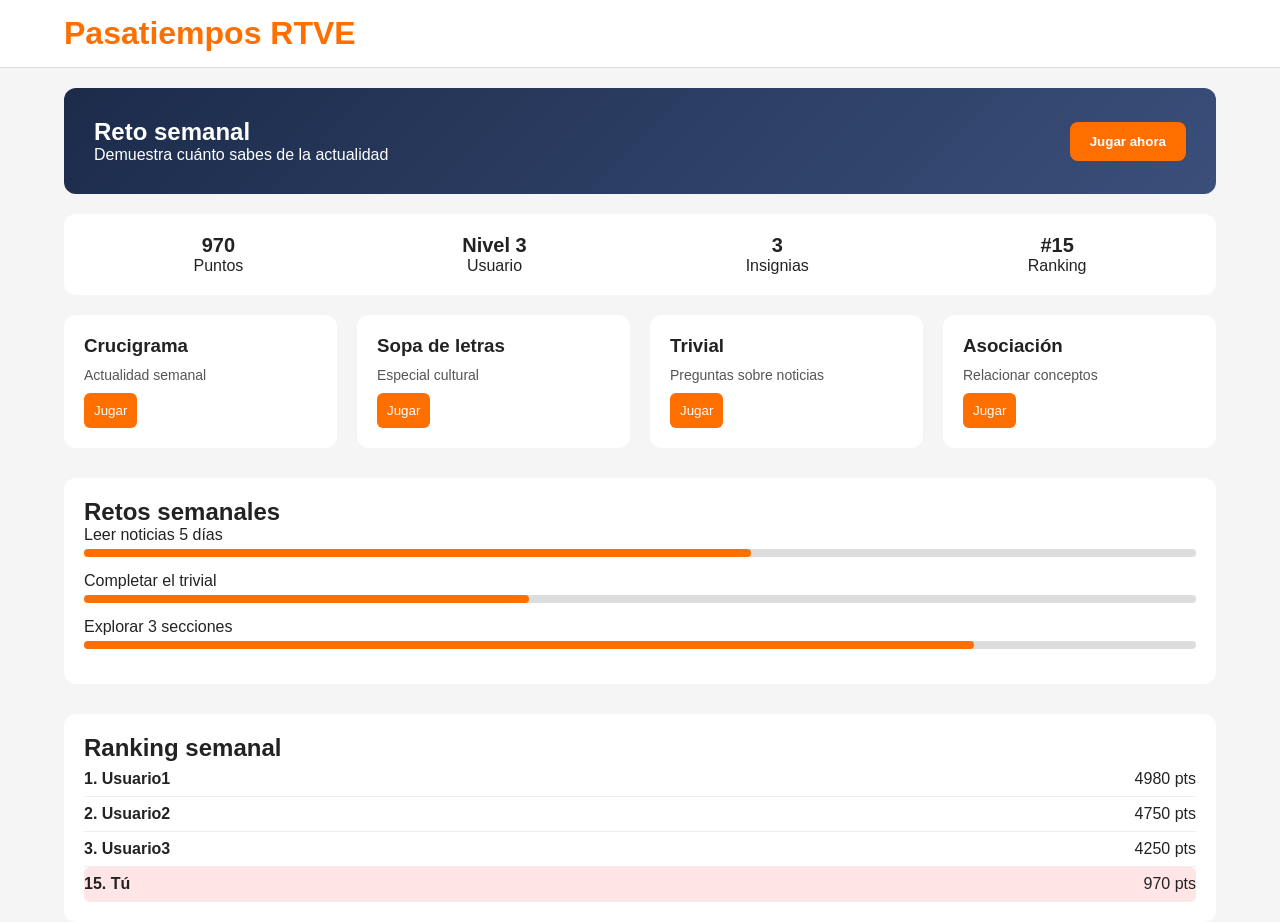
<file: index.html>
<!DOCTYPE html>
<html lang="es">
<head>
<meta charset="UTF-8">
<meta name="viewport" content="width=device-width, initial-scale=1.0">
<title>RTVE - Pasatiempos</title>
<style>

/* RESET */
* {
  margin: 0;
  padding: 0;
  box-sizing: border-box;
  font-family: Arial, sans-serif;
}

body {
  background: #f5f5f5;
  color: #222;
}

/* CONTAINER */
.container {
  width: 90%;
  max-width: 1200px;
  margin: auto;
}

/* HEADER */
header {
  background: white;
  padding: 15px 0;
  border-bottom: 1px solid #ddd;
}

header h1 {
  color: #FF6F00;
}

/* BANNER */
.banner {
  background: linear-gradient(135deg, #1c2b4a, #3a4f7a);
  color: white;
  padding: 30px;
  border-radius: 12px;
  margin: 20px 0;
  display: flex;
  justify-content: space-between;
  align-items: center;
}

.banner button {
  background: #FF6F00;
  color: white;
  border: none;
  padding: 12px 20px;
  border-radius: 8px;
  cursor: pointer;
  font-weight: bold;
}

/* PROGRESS */
.progress {
  background: white;
  padding: 20px;
  border-radius: 12px;
  display: flex;
  justify-content: space-around;
  margin-bottom: 20px;
}

.progress div {
  text-align: center;
}

.progress span {
  display: block;
  font-size: 20px;
  font-weight: bold;
}

/* GRID JUEGOS */
.games {
  display: grid;
  grid-template-columns: repeat(auto-fit, minmax(250px, 1fr));
  gap: 20px;
}

.card {
  background: white;
  padding: 20px;
  border-radius: 12px;
  transition: 0.2s;
}

.card:hover {
  transform: translateY(-5px);
}

.card h3 {
  margin-bottom: 10px;
}

.card p {
  font-size: 14px;
  margin-bottom: 10px;
  color: #555;
}

.card button {
  background: #FF6F00;
  color: white;
  border: none;
  padding: 10px;
  border-radius: 6px;
  cursor: pointer;
}

/* RETOS */
.challenges {
  margin-top: 30px;
  background: white;
  padding: 20px;
  border-radius: 12px;
}

.challenge {
  margin-bottom: 15px;
}

.bar {
  height: 8px;
  background: #ddd;
  border-radius: 5px;
  margin-top: 5px;
}

.bar span {
  display: block;
  height: 100%;
  background: #FF6F00;
  border-radius: 5px;
}

/* RANKING */
.ranking {
  margin-top: 30px;
  background: white;
  padding: 20px;
  border-radius: 12px;
}

.ranking ul {
  list-style: none;
}

.ranking li {
  display: flex;
  justify-content: space-between;
  padding: 8px 0;
  border-bottom: 1px solid #eee;
}

.highlight {
  background: #ffe5e5;
  padding: 5px;
  border-radius: 6px;
}

/* RESPONSIVE */
@media (max-width: 768px) {
  .banner {
    flex-direction: column;
    align-items: flex-start;
    gap: 10px;
  }

  .progress {
    flex-direction: column;
    gap: 15px;
  }
}

</style>
</head>
<body>

<header>
  <div class="container">
    <h1>Pasatiempos RTVE</h1>
  </div>
</header>

<div class="container">

  <!-- BANNER -->
  <section class="banner">
    <div>
      <h2>Reto semanal</h2>
      <p>Demuestra cuánto sabes de la actualidad</p>
    </div>
    <a href="trivial.html">
      <button>Jugar ahora</button>
    </a>
  </section>

  <!-- PROGRESO -->
  <section class="progress">
    <div>
      <span>970</span>
      Puntos
    </div>
    <div>
      <span>Nivel 3</span>
      Usuario
    </div>
    <div>
      <span>3</span>
      Insignias
    </div>
    <div>
      <span>#15</span>
      Ranking
    </div>
  </section>

  <!-- JUEGOS -->
  <section class="games">
    <div class="card">
      <h3>Crucigrama</h3>
      <p>Actualidad semanal</p>
      <a href="crucigrama.html">
  <button>Jugar</button>
</a>
    </div>

    <div class="card">
      <h3>Sopa de letras</h3>
      <p>Especial cultural</p>
      <a href="sopa.html">
  <button>Jugar</button>
</a>
    </div>

    <div class="card">
      <h3>Trivial</h3>
      <p>Preguntas sobre noticias</p>
      <a href="trivial.html">
  <button>Jugar</button>
</a>
    </div>

    <div class="card">
      <h3>Asociación</h3>
      <p>Relacionar conceptos</p>
      <a href="emparejar-presidentes.html">
  <button>Jugar</button>
</a>
    </div>
  </section>

  <!-- RETOS -->
  <section class="challenges">
    <h2>Retos semanales</h2>

    <div class="challenge">
      Leer noticias 5 días
      <div class="bar"><span style="width:60%"></span></div>
    </div>

    <div class="challenge">
      Completar el trivial
      <div class="bar"><span style="width:40%"></span></div>
    </div>

    <div class="challenge">
      Explorar 3 secciones
      <div class="bar"><span style="width:80%"></span></div>
    </div>
  </section>

  <!-- RANKING -->
  <section class="ranking">
    <h2>Ranking semanal</h2>
    <ul>
      <li><strong>1. Usuario1</strong> <span>4980 pts</span></li>
      <li><strong>2. Usuario2</strong> <span>4750 pts</span></li>
      <li><strong>3. Usuario3</strong> <span>4250 pts</span></li>
      <li class="highlight"><strong>15. Tú</strong> <span>970 pts</span></li>
    </ul>
  </section>

</div>

</body>
</html>
</file>
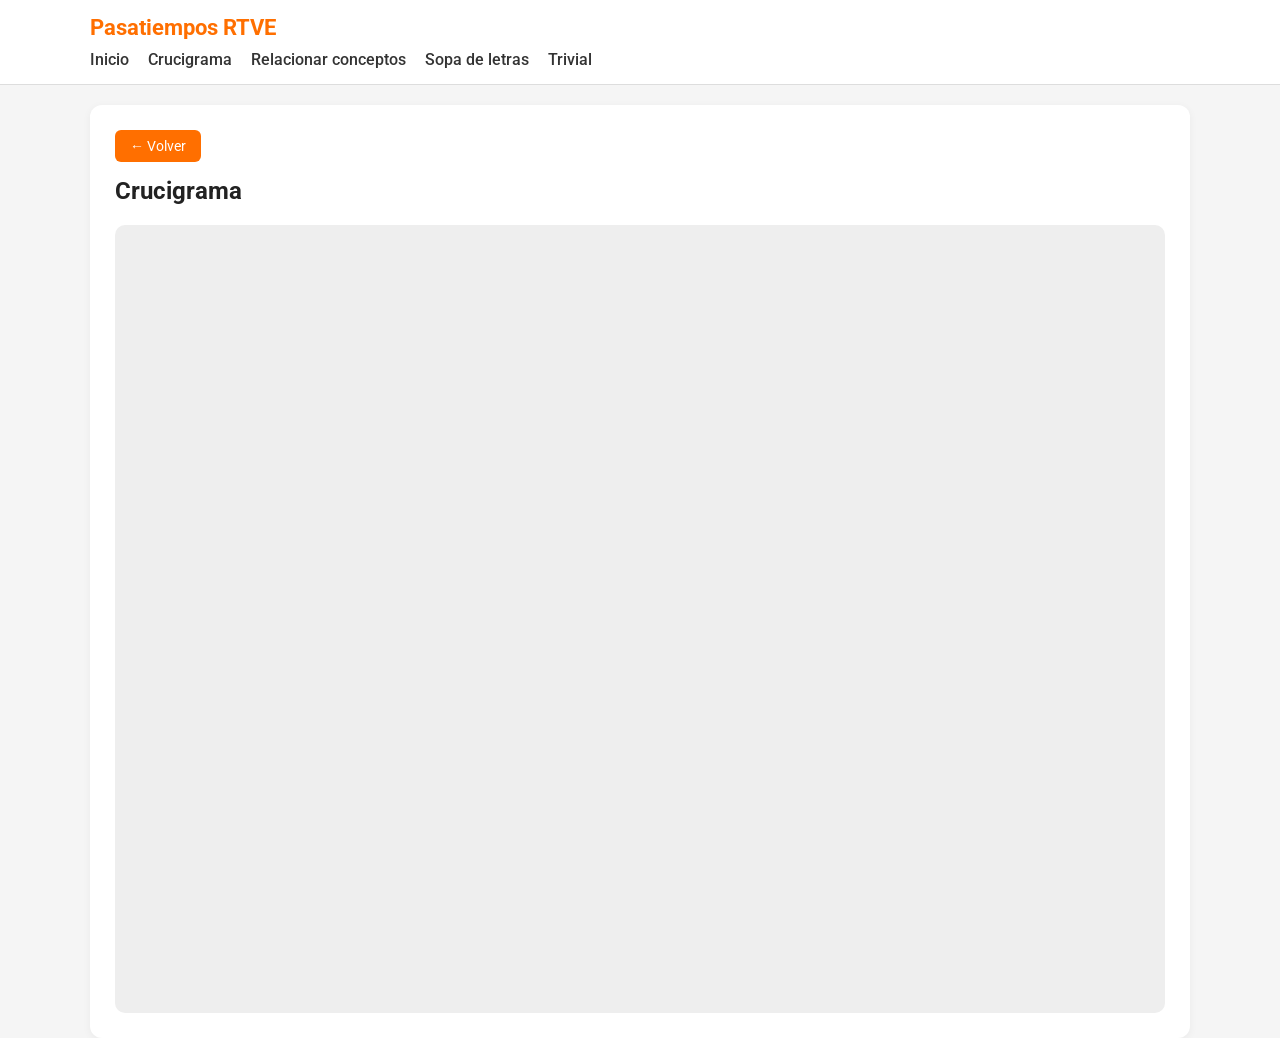
<file: crucigrama.html>
<!DOCTYPE html>
<html lang="es">
<head>
  <meta charset="UTF-8">
  <title>Crucigrama</title>

  <link href="https://fonts.googleapis.com/css2?family=Roboto:wght@400;500;700&display=swap" rel="stylesheet">

  <style>
    * {
      margin: 0;
      padding: 0;
      box-sizing: border-box;
      font-family: 'Roboto', sans-serif;
    }

    body {
      background: #f5f5f5;
      color: #222;
    }

    .container {
      width: 90%;
      max-width: 1100px;
      margin: auto;
    }

    /* HEADER estilo boceto */
    .rtve-header {
      background: white;
      border-bottom: 1px solid #ddd;
      padding: 15px 0;
      margin-bottom: 20px;
    }

    .rtve-header h1 {
      color: #FF6F00;
      font-size: 22px;
    }

    nav {
      margin-top: 10px;
    }

    nav a {
      margin-right: 15px;
      text-decoration: none;
      color: #333;
      font-weight: 500;
    }

    nav a:hover {
      color: #FF6F00
      ;
    }

    /* CAJA DEL JUEGO */
    .game-box {
      background: white;
      padding: 25px;
      border-radius: 12px;
      box-shadow: 0 2px 8px rgba(0,0,0,0.05);
    }

    .game-box h2 {
      margin-bottom: 20px;
    }

    /* IFRAME RESPONSIVE */
    .iframe-container {
      position: relative;
      width: 100%;
      padding-top: 75%; /* proporción */
      border-radius: 10px;
      overflow: hidden;
      background: #eee;
    }

    .iframe-container iframe {
      position: absolute;
      top: 0;
      left: 0;
      width: 100%;
      height: 100%;
      border: none;
    }

    /* BOTÓN VOLVER */
    .back-btn {
      display: inline-block;
      margin-bottom: 15px;
      text-decoration: none;
      color: white;
      background: #FF6F00;
      padding: 8px 15px;
      border-radius: 6px;
      font-size: 14px;
    }

    .back-btn:hover {
      opacity: 0.9;
    }

  </style>
</head>

<body>

<header class="rtve-header">
  <div class="container">
    <h1>Pasatiempos RTVE</h1>
    <nav>
      <a href="index.html">Inicio</a>
      <a href="crucigrama.html">Crucigrama</a>
      <a href="emparejar-presidentes.html">Relacionar conceptos</a>
      <a href="sopa.html">Sopa de letras</a>
      <a href="trivial.html">Trivial</a>
    </nav>
  </div>
</header>

<main class="container">

  <article class="game-box">

    <a href="index.html" class="back-btn">← Volver</a>

    <h2>Crucigrama</h2>

    <div class="iframe-container">
      <iframe 
        src="https://h5p.org/h5p/embed/1556185"
        allowfullscreen>
      </iframe>
    </div>

  </article>

</main>

</body>
</html>
</file>
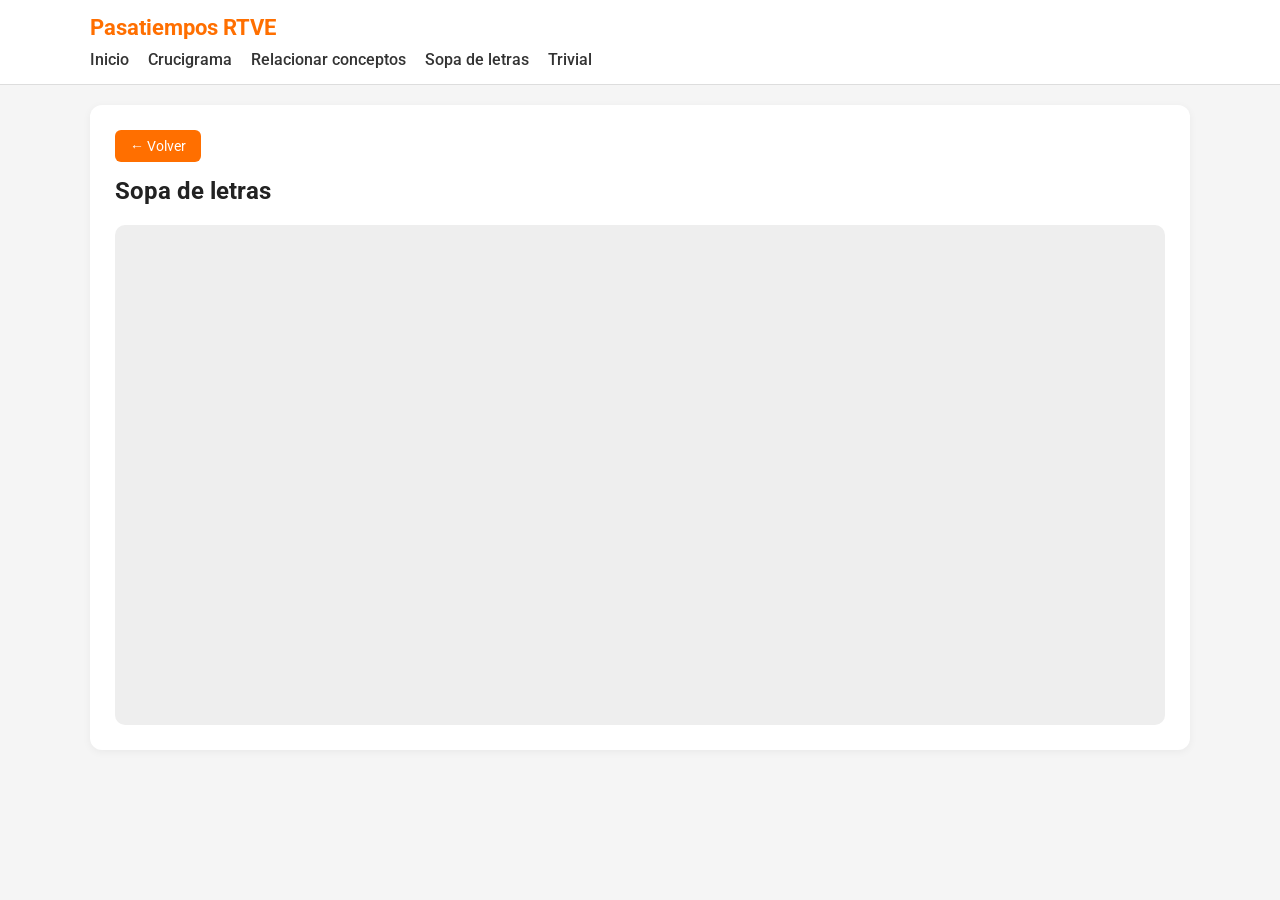
<file: sopa.html>
<!DOCTYPE html>
<html lang="es">
<head>
  <meta charset="UTF-8">
  <title>Sopa de letras</title>

  <link href="https://fonts.googleapis.com/css2?family=Roboto:wght@400;500;700&display=swap" rel="stylesheet">

  <style>
    * {
      margin: 0;
      padding: 0;
      box-sizing: border-box;
      font-family: 'Roboto', sans-serif;
    }

    body {
      background: #f5f5f5;
      color: #222;
    }

    .container {
      width: 90%;
      max-width: 1100px;
      margin: auto;
    }

    /* HEADER */
    .rtve-header {
      background: white;
      border-bottom: 1px solid #ddd;
      padding: 15px 0;
      margin-bottom: 20px;
    }

    .rtve-header h1 {
      color: #FF6F00;
      font-size: 22px;
    }

    nav {
      margin-top: 10px;
    }

    nav a {
      margin-right: 15px;
      text-decoration: none;
      color: #333;
      font-weight: 500;
    }

    nav a:hover {
      color: #FF6F00;
    }

    /* CAJA */
    .game-box {
      background: white;
      padding: 25px;
      border-radius: 12px;
      box-shadow: 0 2px 8px rgba(0,0,0,0.05);
    }

    .game-box h2 {
      margin-bottom: 20px;
    }

    /* CONTENEDOR GENIALLY */
    .genially-wrapper {
      position: relative;
      width: 100%;
      min-height: 500px;
      border-radius: 10px;
      overflow: hidden;
      background: #eee;
    }

    /* BOTÓN VOLVER */
    .back-btn {
      display: inline-block;
      margin-bottom: 15px;
      text-decoration: none;
      color: white;
      background: #FF6F00;
      padding: 8px 15px;
      border-radius: 6px;
      font-size: 14px;
    }

    .back-btn:hover {
      opacity: 0.9;
    }

  </style>
</head>

<body>

<header class="rtve-header">
  <div class="container">
    <h1>Pasatiempos RTVE</h1>
    <nav>
      <a href="index.html">Inicio</a>
      <a href="crucigrama.html">Crucigrama</a> 
      <a href="emparejar-presidentes.html">Relacionar conceptos</a>
      <a href="sopa.html">Sopa de letras</a>
      <a href="trivial.html">Trivial</a>
    </nav>
  </div>
</header>

<main class="container">

  <article class="game-box">

    <a href="index.html" class="back-btn">← Volver</a>

    <h2>Sopa de letras</h2>

    <div class="genially-wrapper">

      <!-- GENIALLY EMBED -->
      <div class="container-wrapper-genially" style="position: relative; min-height: 400px; max-width: 100%;">
        
        <video class="loader-genially" autoplay loop playsinline muted
          style="position: absolute; top: 45%; left: 50%; transform: translate(-50%, -50%);
          width: 80px; height: 80px;">
          <source src="https://static.genially.com/resources/loader-default-rebranding.mp4" type="video/mp4" />
        </video>

        <div id="699af5559985878422d796a8"
          class="genially-embed"
          style="margin: 0 auto; position: relative; width: 100%;">
        </div>

      </div>

    </div>

  </article>

</main>

<!-- SCRIPT GENIALLY (IMPORTANTE: fuera del contenedor) -->
<script>
(function (d) {
  var js, id = "genially-embed-js",
  ref = d.getElementsByTagName("script")[0];
  if (d.getElementById(id)) { return; }
  js = d.createElement("script");
  js.id = id;
  js.async = true;
  js.src = "https://view.genially.com/static/embed/embed.js";
  ref.parentNode.insertBefore(js, ref);
}(document));
</script>

</body>
</html>
</file>
